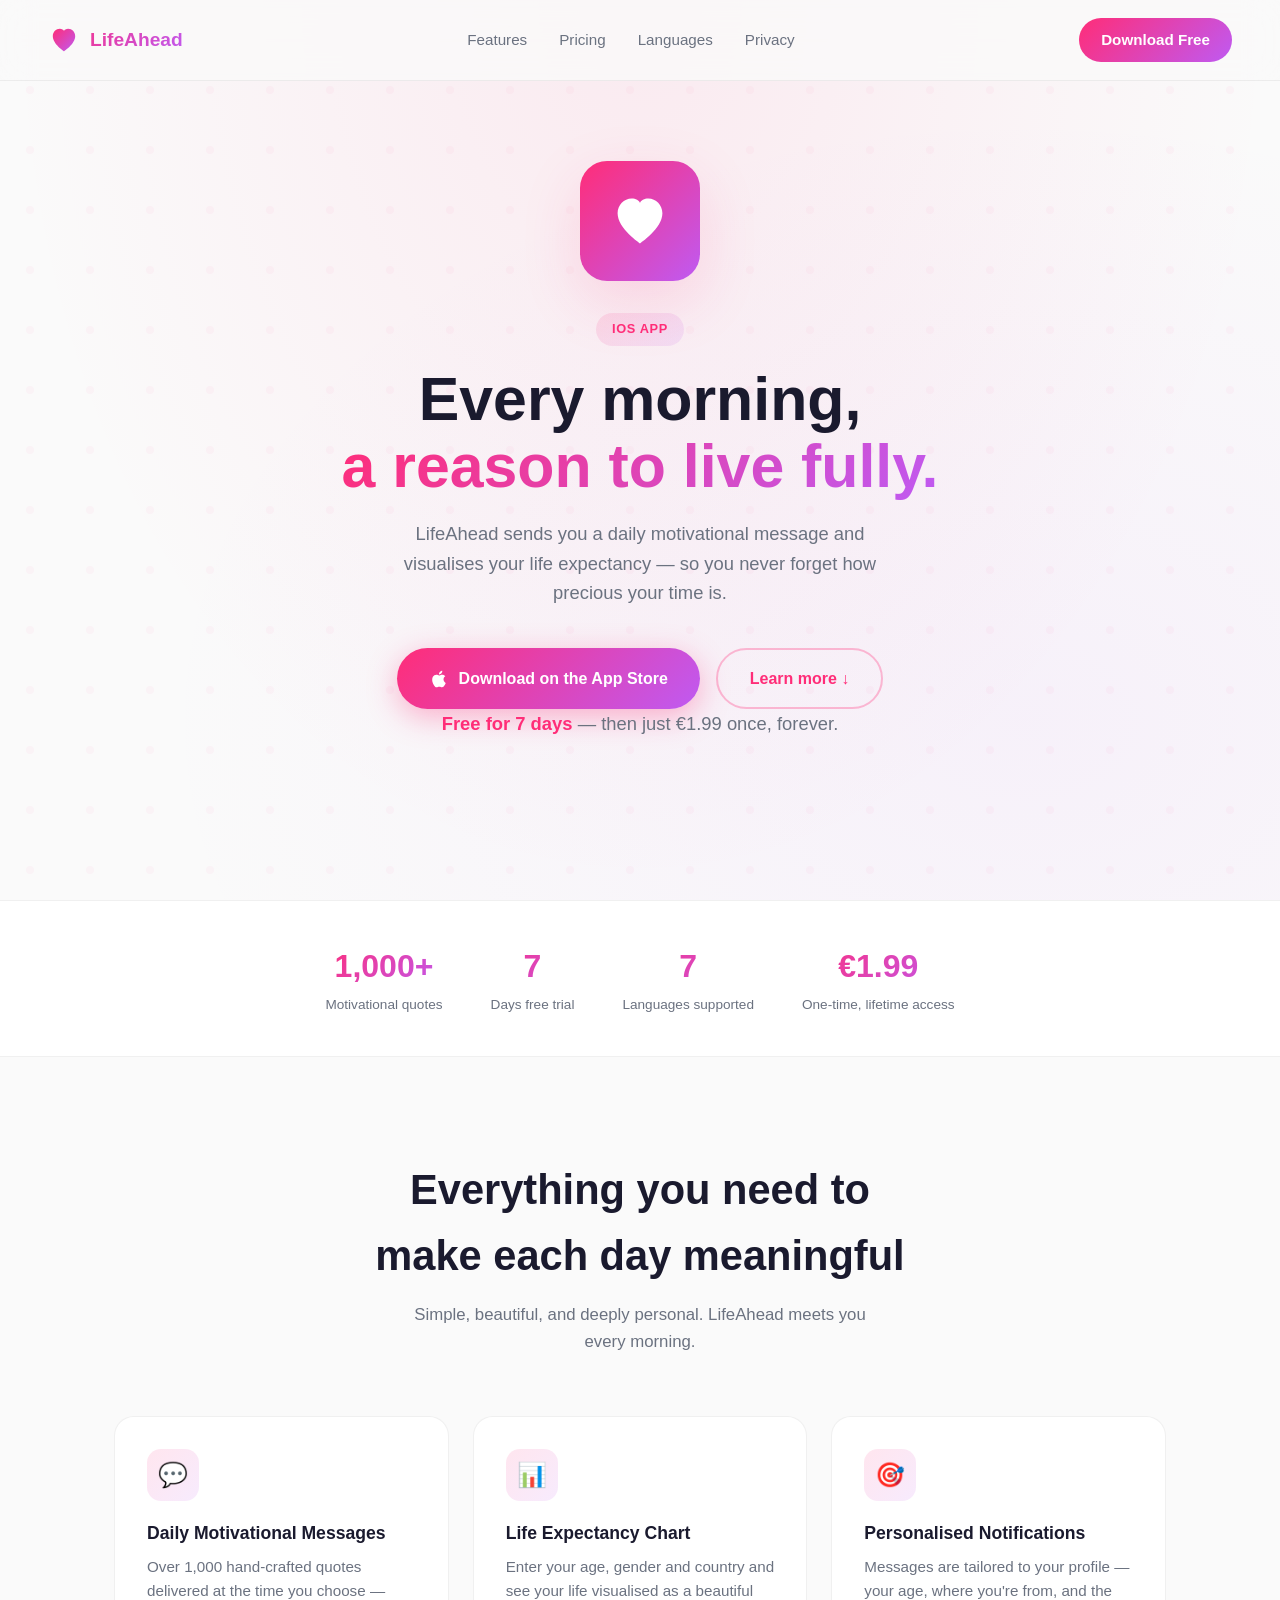
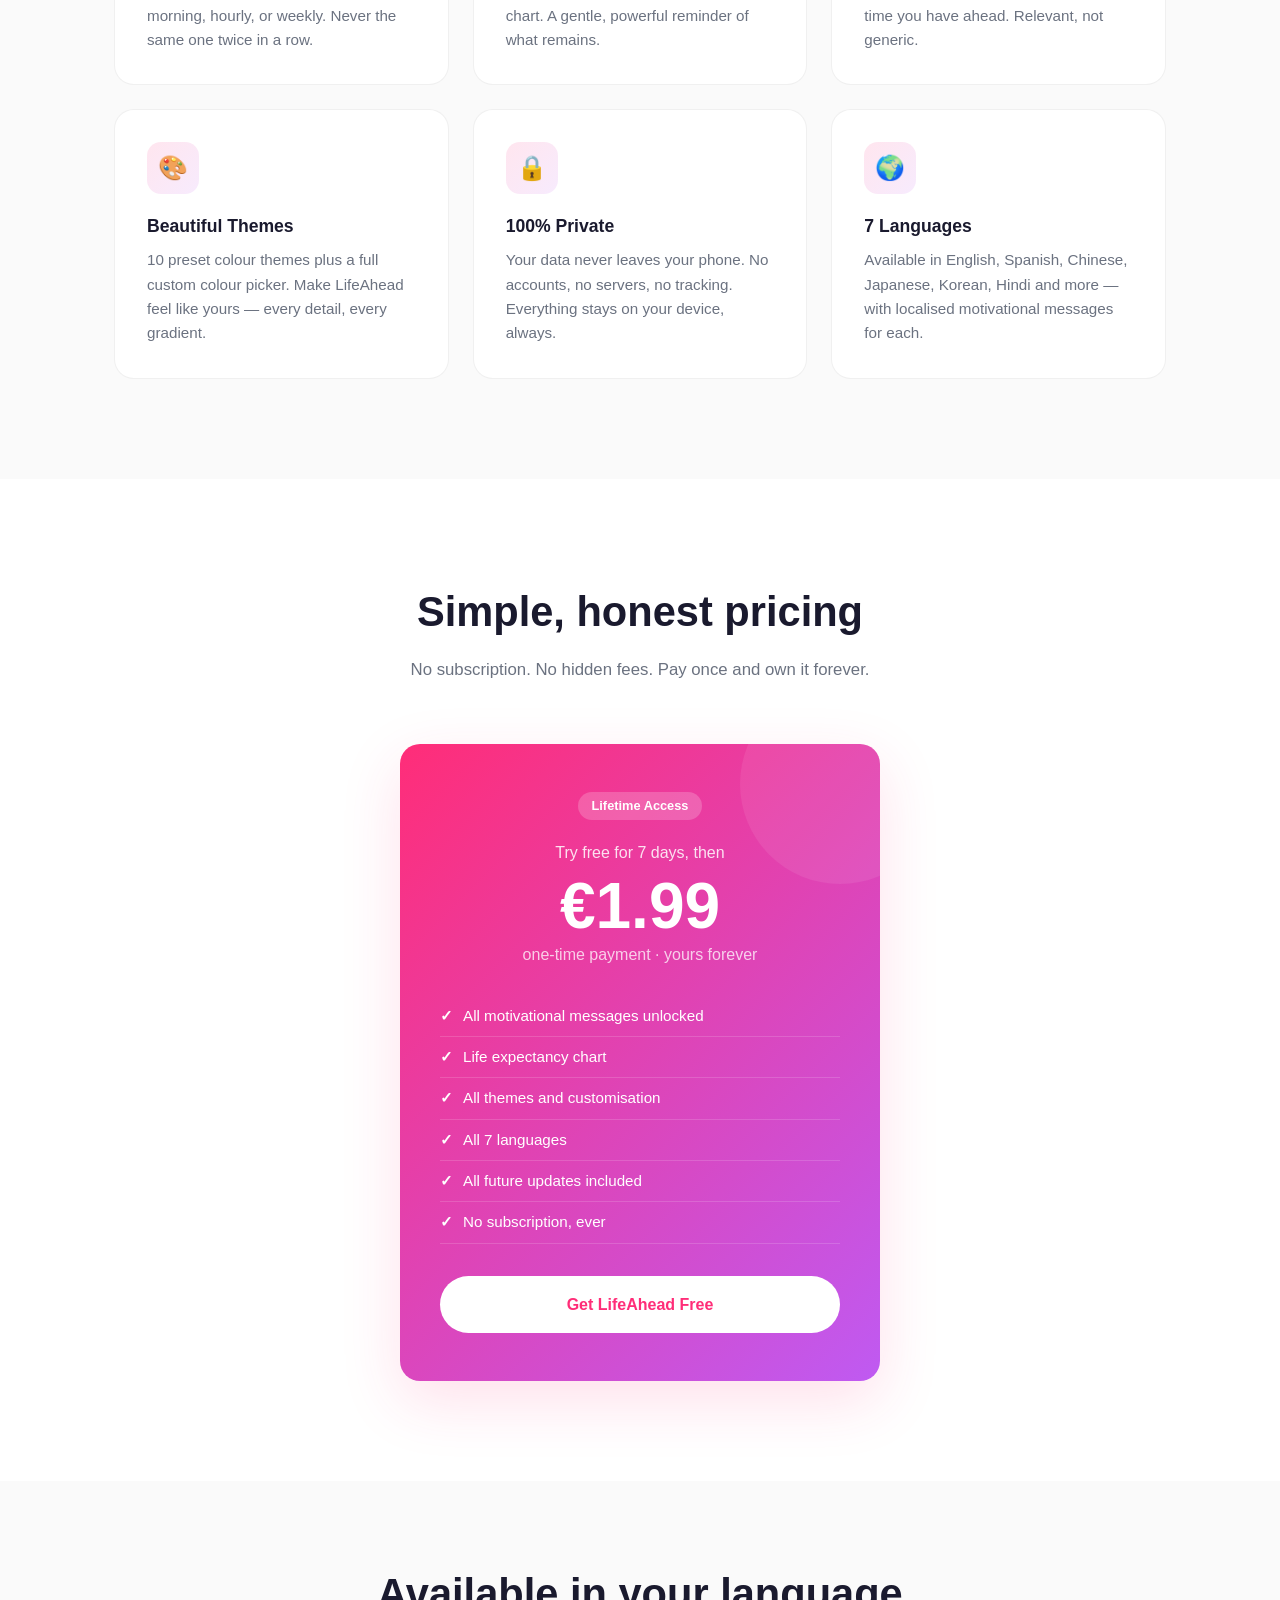
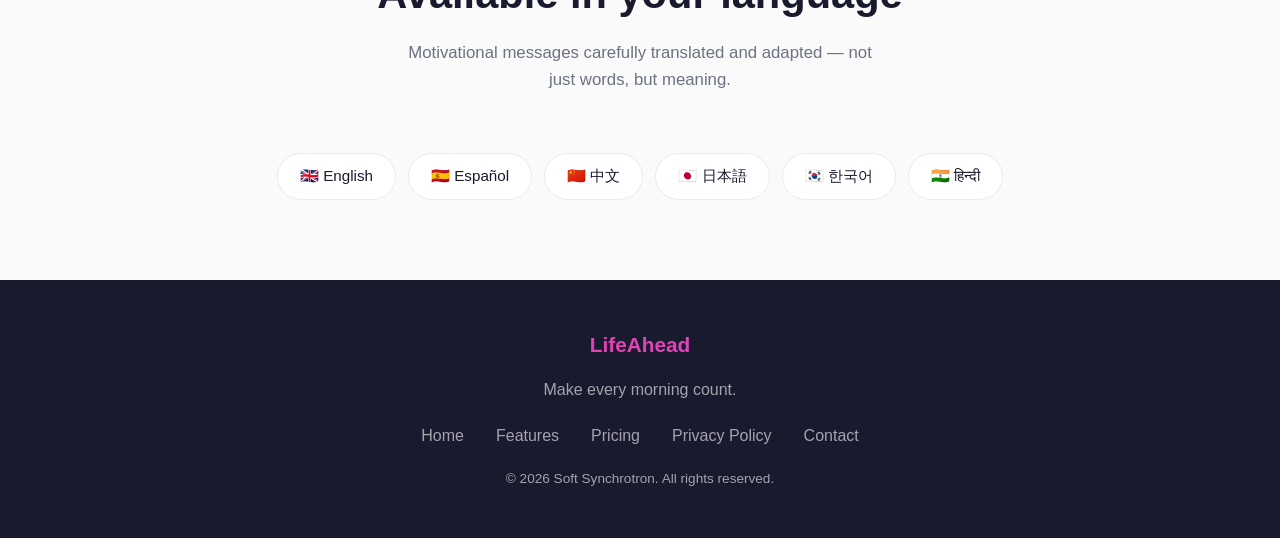
<file: index.html>
<!DOCTYPE html>
<html lang="en">
<head>
    <meta charset="UTF-8" />
    <meta name="viewport" content="width=device-width, initial-scale=1.0" />
    <title>LifeAhead — Make Every Day Count</title>
    <meta name="description" content="LifeAhead sends you a motivational message every morning and shows your life expectancy chart to inspire you to live fully." />
    <link rel="stylesheet" href="style.css" />
</head>
<body>

<!-- NAV -->
<nav>
    <a href="index.html" class="nav-logo">
        <svg viewBox="0 0 100 100" xmlns="http://www.w3.org/2000/svg">
            <defs>
                <linearGradient id="g" x1="0%" y1="0%" x2="100%" y2="100%">
                    <stop offset="0%" style="stop-color:#FF2D78"/>
                    <stop offset="100%" style="stop-color:#BF5AF2"/>
                </linearGradient>
            </defs>
            <path fill="url(#g)" d="M50 85 C50 85 15 62 15 38 C15 25 25 15 37 15 C43 15 49 18 50 22 C51 18 57 15 63 15 C75 15 85 25 85 38 C85 62 50 85 50 85Z"/>
        </svg>
        LifeAhead
    </a>
    <ul>
        <li><a href="#features">Features</a></li>
        <li><a href="#pricing">Pricing</a></li>
        <li><a href="#languages">Languages</a></li>
        <li><a href="privacy.html">Privacy</a></li>
    </ul>
    <a href="#download" class="nav-cta">Download Free</a>
</nav>

<!-- HERO -->
<section class="hero">
    <div class="hero-inner">
        <div class="app-icon">
            <svg viewBox="0 0 100 100" xmlns="http://www.w3.org/2000/svg">
                <path d="M50 85 C50 85 15 62 15 38 C15 25 25 15 37 15 C43 15 49 18 50 22 C51 18 57 15 63 15 C75 15 85 25 85 38 C85 62 50 85 50 85Z"/>
            </svg>
        </div>
        <div class="badge">iOS App</div>
        <h1>Every morning,<br><span>a reason to live fully.</span></h1>
        <p>LifeAhead sends you a daily motivational message and visualises your life expectancy — so you never forget how precious your time is.</p>
        <div class="hero-actions">
            <a href="#download" id="download" class="btn-primary">
                <svg width="20" height="20" viewBox="0 0 24 24" fill="white"><path d="M18.71 19.5c-.83 1.24-1.71 2.45-3.05 2.47-1.34.03-1.77-.79-3.29-.79-1.53 0-2 .77-3.27.82-1.31.05-2.3-1.32-3.14-2.53C4.25 17 2.94 12.45 4.7 9.39c.87-1.52 2.43-2.48 4.12-2.51 1.28-.02 2.5.87 3.29.87.78 0 2.26-1.07 3.8-.91.65.03 2.47.26 3.64 1.98-.09.06-2.17 1.28-2.15 3.81.03 3.02 2.65 4.03 2.68 4.04-.03.07-.42 1.44-1.38 2.83M13 3.5c.73-.83 1.94-1.46 2.94-1.5.13 1.17-.34 2.35-1.04 3.19-.69.85-1.83 1.51-2.95 1.42-.15-1.15.41-2.35 1.05-3.11z"/></svg>
                Download on the App Store
            </a>
            <a href="#features" class="btn-secondary">
                Learn more ↓
            </a>
        </div>
        <p class="hero-note"><strong>Free for 7 days</strong> — then just €1.99 once, forever.</p>
    </div>
</section>

<!-- STATS -->
<div class="stats">
    <div class="stat">
        <div class="stat-value">1,000+</div>
        <div class="stat-label">Motivational quotes</div>
    </div>
    <div class="stat">
        <div class="stat-value">7</div>
        <div class="stat-label">Days free trial</div>
    </div>
    <div class="stat">
        <div class="stat-value">7</div>
        <div class="stat-label">Languages supported</div>
    </div>
    <div class="stat">
        <div class="stat-value">€1.99</div>
        <div class="stat-label">One-time, lifetime access</div>
    </div>
</div>

<!-- FEATURES -->
<section class="features" id="features">
    <div class="section-header">
        <h2>Everything you need to<br>make each day meaningful</h2>
        <p>Simple, beautiful, and deeply personal. LifeAhead meets you every morning.</p>
    </div>
    <div class="features-grid">
        <div class="feature-card">
            <div class="feature-icon">💬</div>
            <h3>Daily Motivational Messages</h3>
            <p>Over 1,000 hand-crafted quotes delivered at the time you choose — morning, hourly, or weekly. Never the same one twice in a row.</p>
        </div>
        <div class="feature-card">
            <div class="feature-icon">📊</div>
            <h3>Life Expectancy Chart</h3>
            <p>Enter your age, gender and country and see your life visualised as a beautiful chart. A gentle, powerful reminder of what remains.</p>
        </div>
        <div class="feature-card">
            <div class="feature-icon">🎯</div>
            <h3>Personalised Notifications</h3>
            <p>Messages are tailored to your profile — your age, where you're from, and the time you have ahead. Relevant, not generic.</p>
        </div>
        <div class="feature-card">
            <div class="feature-icon">🎨</div>
            <h3>Beautiful Themes</h3>
            <p>10 preset colour themes plus a full custom colour picker. Make LifeAhead feel like yours — every detail, every gradient.</p>
        </div>
        <div class="feature-card">
            <div class="feature-icon">🔒</div>
            <h3>100% Private</h3>
            <p>Your data never leaves your phone. No accounts, no servers, no tracking. Everything stays on your device, always.</p>
        </div>
        <div class="feature-card">
            <div class="feature-icon">🌍</div>
            <h3>7 Languages</h3>
            <p>Available in English, Spanish, Chinese, Japanese, Korean, Hindi and more — with localised motivational messages for each.</p>
        </div>
    </div>
</section>

<!-- PRICING -->
<section class="pricing" id="pricing">
    <div class="pricing-inner">
        <div class="section-header">
            <h2>Simple, honest pricing</h2>
            <p>No subscription. No hidden fees. Pay once and own it forever.</p>
        </div>
        <div class="price-card">
            <div class="price-badge">Lifetime Access</div>
            <p class="price-trial">Try free for 7 days, then</p>
            <div class="price-amount">€1.99</div>
            <p class="price-period">one-time payment · yours forever</p>
            <ul class="price-features">
                <li>All motivational messages unlocked</li>
                <li>Life expectancy chart</li>
                <li>All themes and customisation</li>
                <li>All 7 languages</li>
                <li>All future updates included</li>
                <li>No subscription, ever</li>
            </ul>
            <a href="#download" class="btn-white">Get LifeAhead Free</a>
        </div>
    </div>
</section>

<!-- LANGUAGES -->
<section class="languages" id="languages">
    <div class="section-header">
        <h2>Available in your language</h2>
        <p>Motivational messages carefully translated and adapted — not just words, but meaning.</p>
    </div>
    <div class="lang-grid">
        <div class="lang-pill">🇬🇧 English</div>
        <div class="lang-pill">🇪🇸 Español</div>
        <div class="lang-pill">🇨🇳 中文</div>
        <div class="lang-pill">🇯🇵 日本語</div>
        <div class="lang-pill">🇰🇷 한국어</div>
        <div class="lang-pill">🇮🇳 हिन्दी</div>
    </div>
</section>

<!-- FOOTER -->
<footer>
    <div class="footer-logo">LifeAhead</div>
    <p>Make every morning count.</p>
    <div class="footer-links">
        <a href="index.html">Home</a>
        <a href="#features">Features</a>
        <a href="#pricing">Pricing</a>
        <a href="privacy.html">Privacy Policy</a>
        <a href="mailto:soft.synchrotron@icloud.com">Contact</a>
    </div>
    <p class="footer-copy">&copy; 2026 Soft Synchrotron. All rights reserved.</p>
</footer>

</body>
</html>
</file>
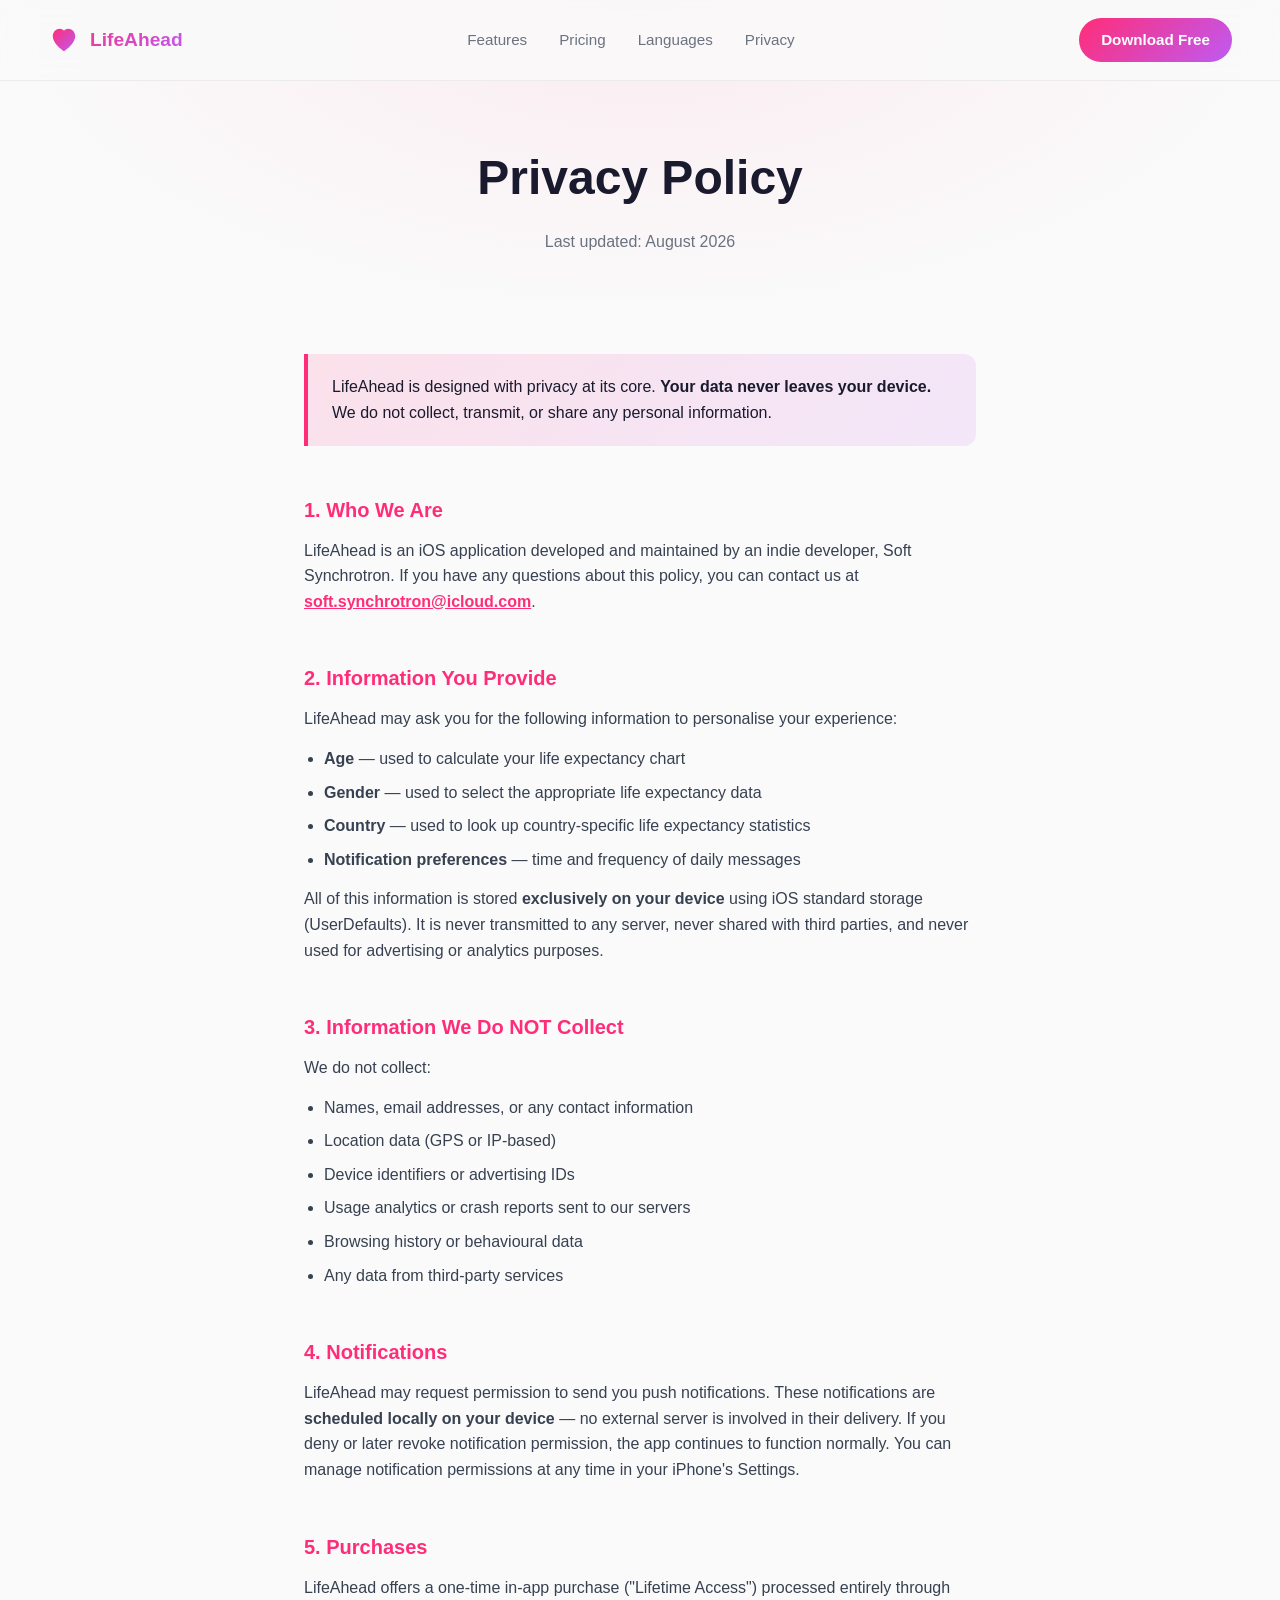
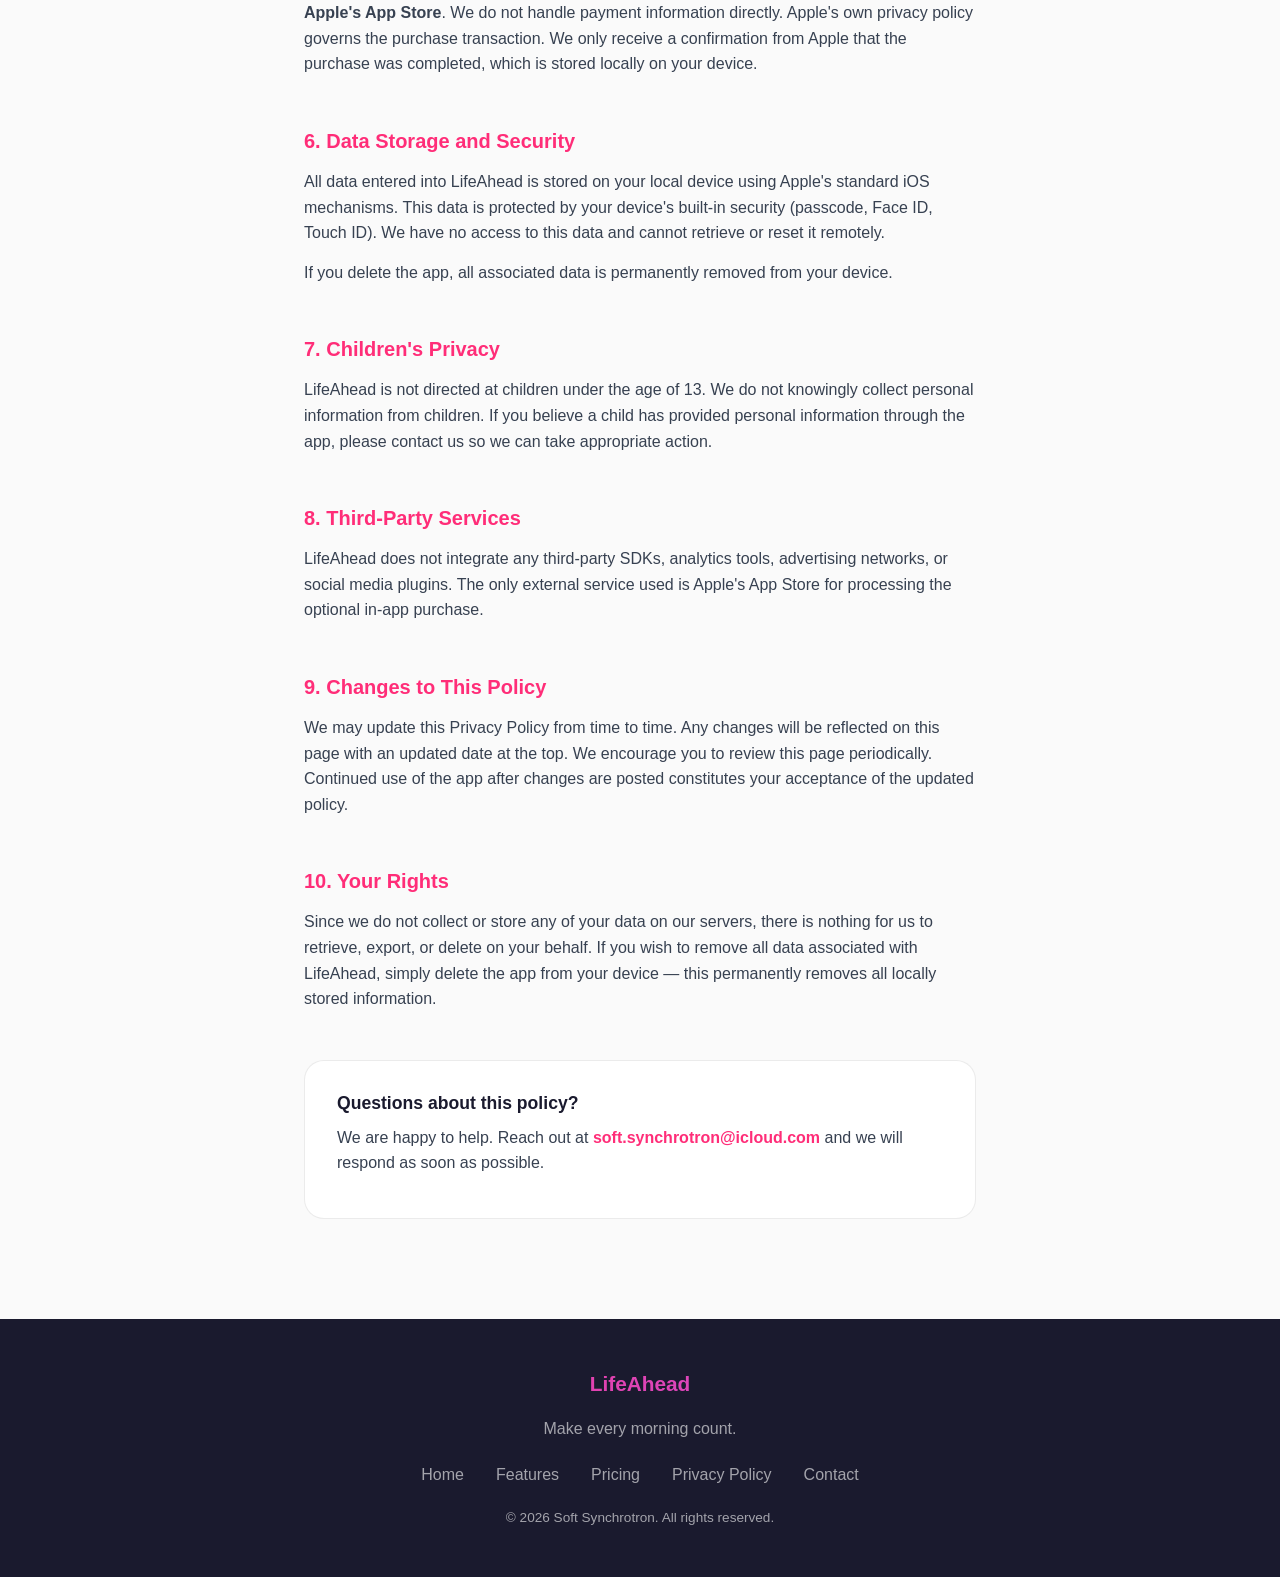
<file: privacy.html>
<!DOCTYPE html>
<html lang="en">
<head>
    <meta charset="UTF-8" />
    <meta name="viewport" content="width=device-width, initial-scale=1.0" />
    <title>Privacy Policy — LifeAhead</title>
    <meta name="description" content="LifeAhead Privacy Policy — your data never leaves your device." />
    <link rel="stylesheet" href="style.css" />
    <style>
        .policy-hero {
            padding: 140px 24px 60px;
            text-align: center;
            background: radial-gradient(ellipse at 50% 0%, rgba(255,45,120,0.07) 0%, transparent 70%);
        }
        .policy-hero h1 {
            font-size: clamp(2rem, 5vw, 3rem);
            font-weight: 800; margin-bottom: 12px;
        }
        .policy-hero p { color: var(--muted); font-size: 1rem; }

        .policy-body {
            max-width: 720px;
            margin: 0 auto;
            padding: 20px 24px 100px;
        }

        .policy-body h2 {
            font-size: 1.25rem; font-weight: 700;
            margin: 48px 0 12px;
            color: var(--pink);
        }

        .policy-body h2:first-child { margin-top: 0; }

        .policy-body p {
            color: #374151;
            font-size: 1rem;
            margin-bottom: 14px;
        }

        .policy-body ul {
            padding-left: 20px; margin-bottom: 14px;
        }

        .policy-body ul li {
            color: #374151; margin-bottom: 8px; font-size: 1rem;
        }

        .policy-date {
            display: inline-block;
            padding: 6px 16px;
            border-radius: 50px;
            background: var(--grad-soft);
            color: var(--pink);
            font-size: 0.8rem; font-weight: 600;
            margin-bottom: 40px;
        }

        .highlight-box {
            background: var(--grad-soft);
            border-left: 4px solid var(--pink);
            border-radius: 0 12px 12px 0;
            padding: 20px 24px;
            margin: 20px 0;
        }

        .highlight-box p {
            margin: 0;
            font-weight: 500;
            color: var(--text);
        }

        .contact-box {
            background: var(--white);
            border: 1px solid rgba(0,0,0,0.08);
            border-radius: var(--radius);
            padding: 28px 32px;
            margin-top: 48px;
        }

        .contact-box h3 { font-size: 1.1rem; margin-bottom: 8px; }
        .contact-box a { color: var(--pink); text-decoration: none; font-weight: 600; }
        .contact-box a:hover { text-decoration: underline; }
    </style>
</head>
<body>

<!-- NAV -->
<nav>
    <a href="index.html" class="nav-logo">
        <svg viewBox="0 0 100 100" xmlns="http://www.w3.org/2000/svg">
            <defs>
                <linearGradient id="g" x1="0%" y1="0%" x2="100%" y2="100%">
                    <stop offset="0%" style="stop-color:#FF2D78"/>
                    <stop offset="100%" style="stop-color:#BF5AF2"/>
                </linearGradient>
            </defs>
            <path fill="url(#g)" d="M50 85 C50 85 15 62 15 38 C15 25 25 15 37 15 C43 15 49 18 50 22 C51 18 57 15 63 15 C75 15 85 25 85 38 C85 62 50 85 50 85Z"/>
        </svg>
        LifeAhead
    </a>
    <ul>
        <li><a href="index.html#features">Features</a></li>
        <li><a href="index.html#pricing">Pricing</a></li>
        <li><a href="index.html#languages">Languages</a></li>
        <li><a href="privacy.html">Privacy</a></li>
    </ul>
    <a href="index.html#download" class="nav-cta">Download Free</a>
</nav>

<!-- HERO -->
<div class="policy-hero">
    <h1>Privacy Policy</h1>
    <p>Last updated: August 2026</p>
</div>

<!-- BODY -->
<div class="policy-body">

    <div class="highlight-box">
        <p>LifeAhead is designed with privacy at its core. <strong>Your data never leaves your device.</strong> We do not collect, transmit, or share any personal information.</p>
    </div>

    <h2>1. Who We Are</h2>
    <p>LifeAhead is an iOS application developed and maintained by an indie developer, Soft Synchrotron. If you have any questions about this policy, you can contact us at <a href="mailto:soft.synchrotron@icloud.com" style="color: var(--pink); font-weight: 600;">soft.synchrotron@icloud.com</a>.</p>

    <h2>2. Information You Provide</h2>
    <p>LifeAhead may ask you for the following information to personalise your experience:</p>
    <ul>
        <li><strong>Age</strong> — used to calculate your life expectancy chart</li>
        <li><strong>Gender</strong> — used to select the appropriate life expectancy data</li>
        <li><strong>Country</strong> — used to look up country-specific life expectancy statistics</li>
        <li><strong>Notification preferences</strong> — time and frequency of daily messages</li>
    </ul>
    <p>All of this information is stored <strong>exclusively on your device</strong> using iOS standard storage (UserDefaults). It is never transmitted to any server, never shared with third parties, and never used for advertising or analytics purposes.</p>

    <h2>3. Information We Do NOT Collect</h2>
    <p>We do not collect:</p>
    <ul>
        <li>Names, email addresses, or any contact information</li>
        <li>Location data (GPS or IP-based)</li>
        <li>Device identifiers or advertising IDs</li>
        <li>Usage analytics or crash reports sent to our servers</li>
        <li>Browsing history or behavioural data</li>
        <li>Any data from third-party services</li>
    </ul>

    <h2>4. Notifications</h2>
    <p>LifeAhead may request permission to send you push notifications. These notifications are <strong>scheduled locally on your device</strong> — no external server is involved in their delivery. If you deny or later revoke notification permission, the app continues to function normally. You can manage notification permissions at any time in your iPhone's Settings.</p>

    <h2>5. Purchases</h2>
    <p>LifeAhead offers a one-time in-app purchase ("Lifetime Access") processed entirely through <strong>Apple's App Store</strong>. We do not handle payment information directly. Apple's own privacy policy governs the purchase transaction. We only receive a confirmation from Apple that the purchase was completed, which is stored locally on your device.</p>

    <h2>6. Data Storage and Security</h2>
    <p>All data entered into LifeAhead is stored on your local device using Apple's standard iOS mechanisms. This data is protected by your device's built-in security (passcode, Face ID, Touch ID). We have no access to this data and cannot retrieve or reset it remotely.</p>
    <p>If you delete the app, all associated data is permanently removed from your device.</p>

    <h2>7. Children's Privacy</h2>
    <p>LifeAhead is not directed at children under the age of 13. We do not knowingly collect personal information from children. If you believe a child has provided personal information through the app, please contact us so we can take appropriate action.</p>

    <h2>8. Third-Party Services</h2>
    <p>LifeAhead does not integrate any third-party SDKs, analytics tools, advertising networks, or social media plugins. The only external service used is Apple's App Store for processing the optional in-app purchase.</p>

    <h2>9. Changes to This Policy</h2>
    <p>We may update this Privacy Policy from time to time. Any changes will be reflected on this page with an updated date at the top. We encourage you to review this page periodically. Continued use of the app after changes are posted constitutes your acceptance of the updated policy.</p>

    <h2>10. Your Rights</h2>
    <p>Since we do not collect or store any of your data on our servers, there is nothing for us to retrieve, export, or delete on your behalf. If you wish to remove all data associated with LifeAhead, simply delete the app from your device — this permanently removes all locally stored information.</p>

    <div class="contact-box">
        <h3>Questions about this policy?</h3>
        <p>We are happy to help. Reach out at <a href="mailto:soft.synchrotron@icloud.com">soft.synchrotron@icloud.com</a> and we will respond as soon as possible.</p>
    </div>

</div>

<!-- FOOTER -->
<footer>
    <div class="footer-logo">LifeAhead</div>
    <p>Make every morning count.</p>
    <div class="footer-links">
        <a href="index.html">Home</a>
        <a href="index.html#features">Features</a>
        <a href="index.html#pricing">Pricing</a>
        <a href="privacy.html">Privacy Policy</a>
        <a href="mailto:soft.synchrotron@icloud.com">Contact</a>
    </div>
    <p class="footer-copy">&copy; 2026 Soft Synchrotron. All rights reserved.</p>
</footer>

</body>
</html>
</file>
<file: style.css>
:root {
    --pink: #FF2D78;
    --purple: #BF5AF2;
    --grad: linear-gradient(135deg, var(--pink), var(--purple));
    --grad-soft: linear-gradient(135deg, rgba(255,45,120,0.12), rgba(191,90,242,0.12));
    --text: #1a1a2e;
    --muted: #6b7280;
    --bg: #fafafa;
    --white: #ffffff;
    --radius: 20px;
    --shadow: 0 20px 60px rgba(255,45,120,0.15);
}

* { margin: 0; padding: 0; box-sizing: border-box; }

html { scroll-behavior: smooth; }

body {
    font-family: -apple-system, BlinkMacSystemFont, "Segoe UI", Roboto, sans-serif;
    background: var(--bg);
    color: var(--text);
    line-height: 1.6;
}

/* ── NAV ── */
nav {
    position: fixed; top: 0; left: 0; right: 0;
    z-index: 100;
    display: flex; align-items: center; justify-content: space-between;
    padding: 18px 48px;
    backdrop-filter: blur(16px);
    background: rgba(250,250,250,0.85);
    border-bottom: 1px solid rgba(0,0,0,0.06);
}

.nav-logo {
    display: flex; align-items: center; gap: 10px;
    font-size: 1.2rem; font-weight: 700;
    background: var(--grad); -webkit-background-clip: text; -webkit-text-fill-color: transparent;
    text-decoration: none;
}

.nav-logo svg { width: 32px; height: 32px; }

nav ul { list-style: none; display: flex; gap: 32px; }

nav a {
    text-decoration: none; color: var(--muted); font-size: 0.95rem;
    transition: color 0.2s;
}
nav a:hover { color: var(--pink); }

.nav-cta {
    background: var(--grad);
    color: var(--white) !important;
    padding: 10px 22px;
    border-radius: 50px;
    font-weight: 600;
    transition: opacity 0.2s, transform 0.2s !important;
}
.nav-cta:hover { opacity: 0.9; transform: translateY(-1px); }

/* ── HERO ── */
.hero {
    min-height: 100vh;
    display: flex; align-items: center; justify-content: center;
    text-align: center;
    padding: 120px 24px 80px;
    background: radial-gradient(ellipse at 50% 0%, rgba(255,45,120,0.08) 0%, transparent 70%),
                radial-gradient(ellipse at 80% 80%, rgba(191,90,242,0.06) 0%, transparent 60%);
    position: relative; overflow: hidden;
}

.hero::before {
    content: '';
    position: absolute; inset: 0;
    background: url("data:image/svg+xml,%3Csvg width='60' height='60' viewBox='0 0 60 60' xmlns='http://www.w3.org/2000/svg'%3E%3Cg fill='none' fill-rule='evenodd'%3E%3Cg fill='%23FF2D78' fill-opacity='0.03'%3E%3Ccircle cx='30' cy='30' r='4'/%3E%3C/g%3E%3C/g%3E%3C/svg%3E");
    pointer-events: none;
}

.hero-inner { max-width: 700px; position: relative; }

.app-icon {
    width: 120px; height: 120px;
    background: var(--grad);
    border-radius: 27px;
    display: flex; align-items: center; justify-content: center;
    margin: 0 auto 32px;
    box-shadow: var(--shadow);
}

.app-icon svg { width: 64px; height: 64px; fill: white; }

.badge {
    display: inline-block;
    padding: 6px 16px;
    border-radius: 50px;
    background: var(--grad-soft);
    color: var(--pink);
    font-size: 0.8rem; font-weight: 600; letter-spacing: 0.05em; text-transform: uppercase;
    margin-bottom: 20px;
}

.hero h1 {
    font-size: clamp(2.4rem, 6vw, 3.8rem);
    font-weight: 800; line-height: 1.1;
    margin-bottom: 20px;
}

.hero h1 span {
    background: var(--grad); -webkit-background-clip: text; -webkit-text-fill-color: transparent;
}

.hero p {
    font-size: 1.15rem; color: var(--muted);
    max-width: 500px; margin: 0 auto 40px;
}

.hero-actions { display: flex; gap: 16px; justify-content: center; flex-wrap: wrap; }

.btn-primary {
    display: inline-flex; align-items: center; gap: 10px;
    background: var(--grad);
    color: white; font-weight: 700; font-size: 1rem;
    padding: 16px 32px; border-radius: 50px;
    text-decoration: none;
    box-shadow: 0 8px 30px rgba(255,45,120,0.35);
    transition: transform 0.2s, box-shadow 0.2s;
}
.btn-primary:hover { transform: translateY(-2px); box-shadow: 0 12px 40px rgba(255,45,120,0.45); }

.btn-secondary {
    display: inline-flex; align-items: center; gap: 10px;
    background: transparent;
    color: var(--pink); font-weight: 600; font-size: 1rem;
    padding: 16px 32px; border-radius: 50px;
    text-decoration: none;
    border: 2px solid rgba(255,45,120,0.3);
    transition: border-color 0.2s, background 0.2s;
}
.btn-secondary:hover { border-color: var(--pink); background: var(--grad-soft); }

.hero-note { margin-top: 24px; font-size: 0.85rem; color: var(--muted); }
.hero-note strong { color: var(--pink); }

/* ── STATS ── */
.stats {
    display: flex; justify-content: center; gap: 48px; flex-wrap: wrap;
    padding: 40px 24px;
    background: var(--white);
    border-top: 1px solid rgba(0,0,0,0.06);
    border-bottom: 1px solid rgba(0,0,0,0.06);
}

.stat { text-align: center; }
.stat-value {
    font-size: 2rem; font-weight: 800;
    background: var(--grad); -webkit-background-clip: text; -webkit-text-fill-color: transparent;
}
.stat-label { font-size: 0.85rem; color: var(--muted); margin-top: 2px; }

/* ── FEATURES ── */
.features { padding: 100px 24px; max-width: 1100px; margin: 0 auto; }

.section-header { text-align: center; margin-bottom: 60px; }

.section-header h2 {
    font-size: clamp(1.8rem, 4vw, 2.6rem); font-weight: 800; margin-bottom: 12px;
}

.section-header p { color: var(--muted); font-size: 1.05rem; max-width: 480px; margin: 0 auto; }

.features-grid {
    display: grid;
    grid-template-columns: repeat(auto-fit, minmax(280px, 1fr));
    gap: 24px;
}

.feature-card {
    background: var(--white);
    border-radius: var(--radius);
    padding: 32px;
    border: 1px solid rgba(0,0,0,0.06);
    transition: transform 0.25s, box-shadow 0.25s;
}
.feature-card:hover { transform: translateY(-4px); box-shadow: var(--shadow); }

.feature-icon {
    width: 52px; height: 52px;
    border-radius: 14px;
    background: var(--grad-soft);
    display: flex; align-items: center; justify-content: center;
    margin-bottom: 18px;
    font-size: 1.5rem;
}

.feature-card h3 { font-size: 1.1rem; font-weight: 700; margin-bottom: 8px; }
.feature-card p { color: var(--muted); font-size: 0.95rem; }

/* ── PRICING ── */
.pricing { padding: 100px 24px; background: var(--white); }
.pricing-inner { max-width: 480px; margin: 0 auto; text-align: center; }

.price-card {
    margin-top: 40px;
    background: var(--grad);
    border-radius: var(--radius);
    padding: 48px 40px;
    color: white;
    box-shadow: var(--shadow);
    position: relative; overflow: hidden;
}

.price-card::after {
    content: '';
    position: absolute; top: -60px; right: -60px;
    width: 200px; height: 200px;
    border-radius: 50%;
    background: rgba(255,255,255,0.08);
}

.price-badge {
    display: inline-block;
    padding: 4px 14px;
    background: rgba(255,255,255,0.2);
    border-radius: 50px;
    font-size: 0.8rem; font-weight: 600;
    margin-bottom: 20px;
}

.price-trial { font-size: 1rem; opacity: 0.85; margin-bottom: 8px; }

.price-amount {
    font-size: 4rem; font-weight: 900; line-height: 1;
    margin-bottom: 4px;
}

.price-period { opacity: 0.75; margin-bottom: 28px; }

.price-features { text-align: left; margin-bottom: 32px; }

.price-features li {
    list-style: none;
    padding: 8px 0;
    border-bottom: 1px solid rgba(255,255,255,0.15);
    font-size: 0.95rem;
    display: flex; align-items: center; gap: 10px;
}

.price-features li::before { content: '✓'; font-weight: 700; }

.btn-white {
    display: block;
    background: white;
    color: var(--pink);
    font-weight: 700; font-size: 1rem;
    padding: 16px 32px; border-radius: 50px;
    text-decoration: none;
    transition: transform 0.2s, box-shadow 0.2s;
}
.btn-white:hover { transform: translateY(-2px); box-shadow: 0 8px 30px rgba(0,0,0,0.15); }

/* ── LANGUAGES ── */
.languages { padding: 80px 24px; max-width: 800px; margin: 0 auto; text-align: center; }

.lang-grid {
    display: flex; flex-wrap: wrap; justify-content: center; gap: 12px;
    margin-top: 40px;
}

.lang-pill {
    padding: 10px 22px;
    border-radius: 50px;
    background: var(--white);
    border: 1px solid rgba(0,0,0,0.08);
    font-size: 0.95rem; font-weight: 500;
    display: flex; align-items: center; gap: 8px;
}

/* ── FOOTER ── */
footer {
    background: var(--text);
    color: rgba(255,255,255,0.6);
    padding: 48px 24px;
    text-align: center;
}

footer a { color: rgba(255,255,255,0.6); text-decoration: none; transition: color 0.2s; }
footer a:hover { color: white; }

.footer-logo {
    font-size: 1.3rem; font-weight: 800;
    background: var(--grad); -webkit-background-clip: text; -webkit-text-fill-color: transparent;
    margin-bottom: 16px;
}

.footer-links { display: flex; justify-content: center; gap: 32px; margin: 20px 0; flex-wrap: wrap; }
.footer-copy { font-size: 0.85rem; margin-top: 16px; }

/* ── RESPONSIVE ── */
@media (max-width: 640px) {
    nav { padding: 14px 20px; }
    nav ul { display: none; }
    .hero { padding: 100px 20px 60px; }
    .stats { gap: 28px; }
    .features, .pricing, .languages { padding: 60px 20px; }
}
</file>
